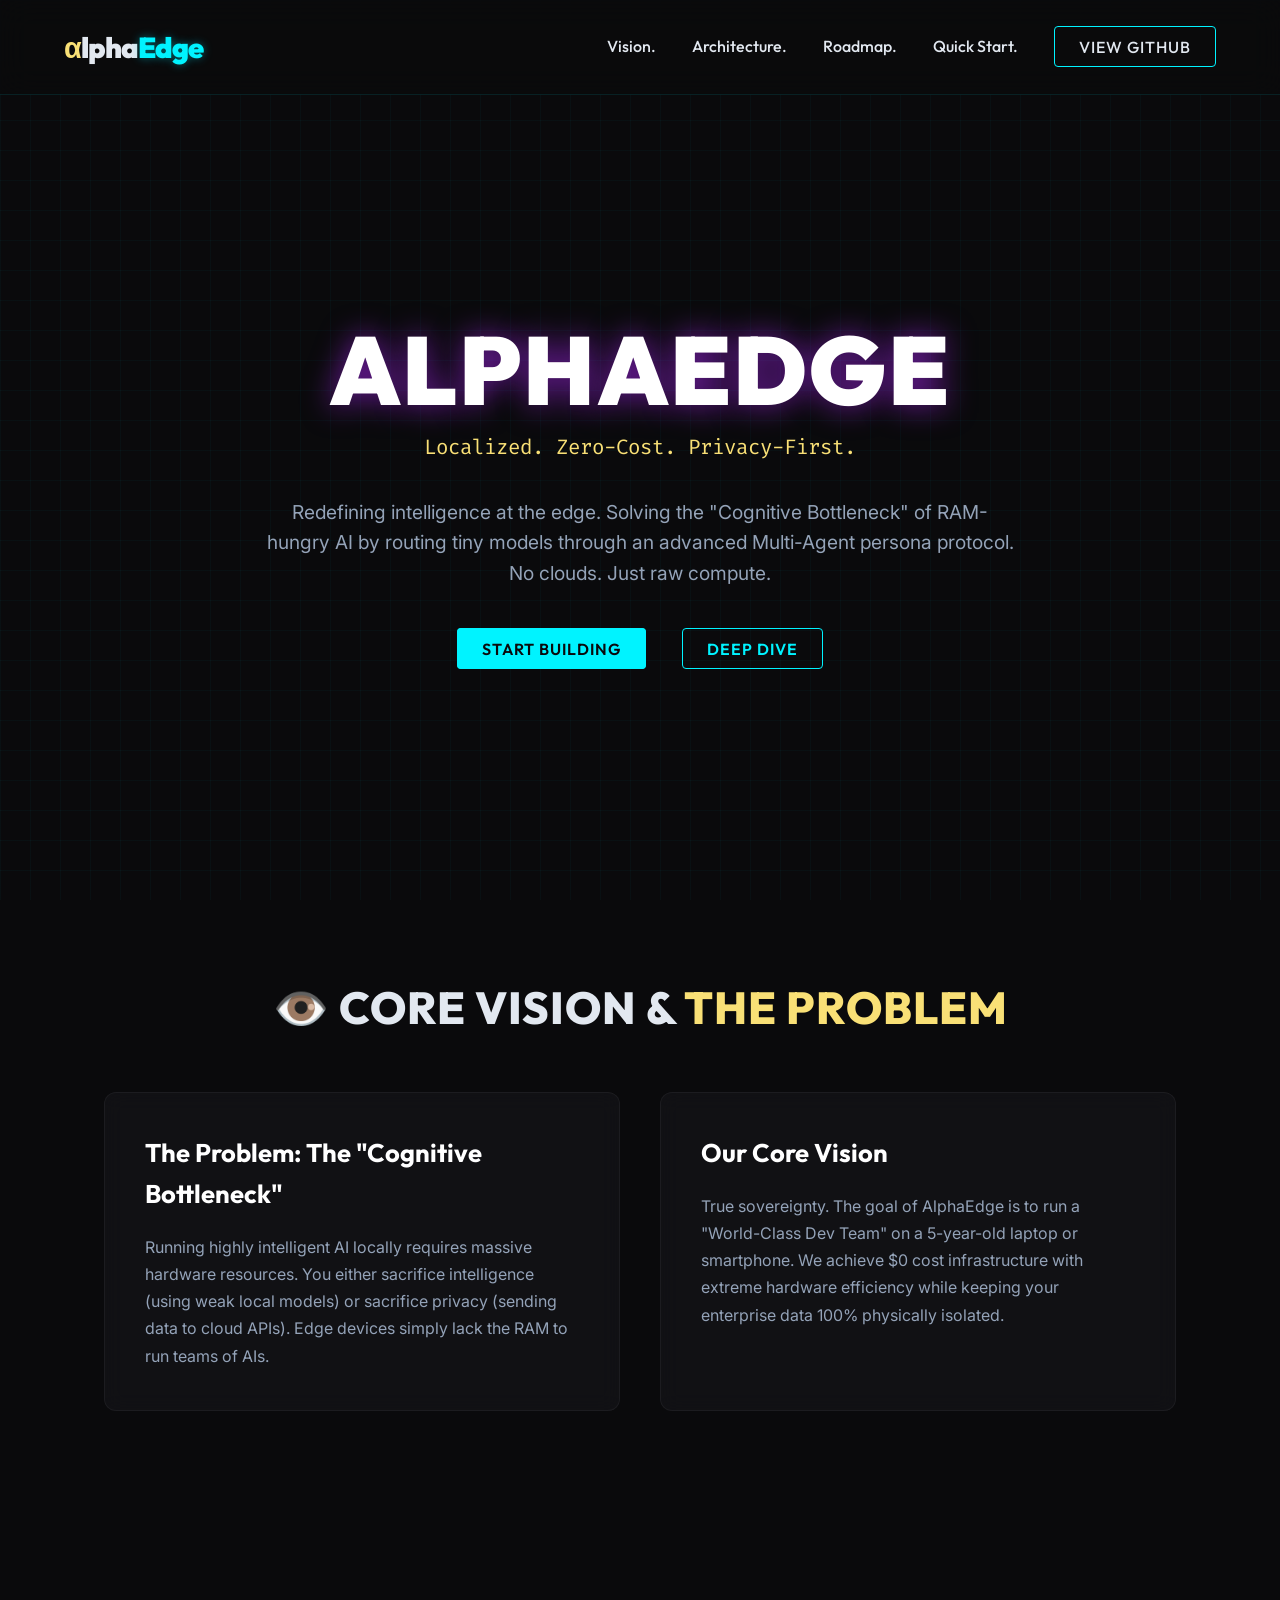
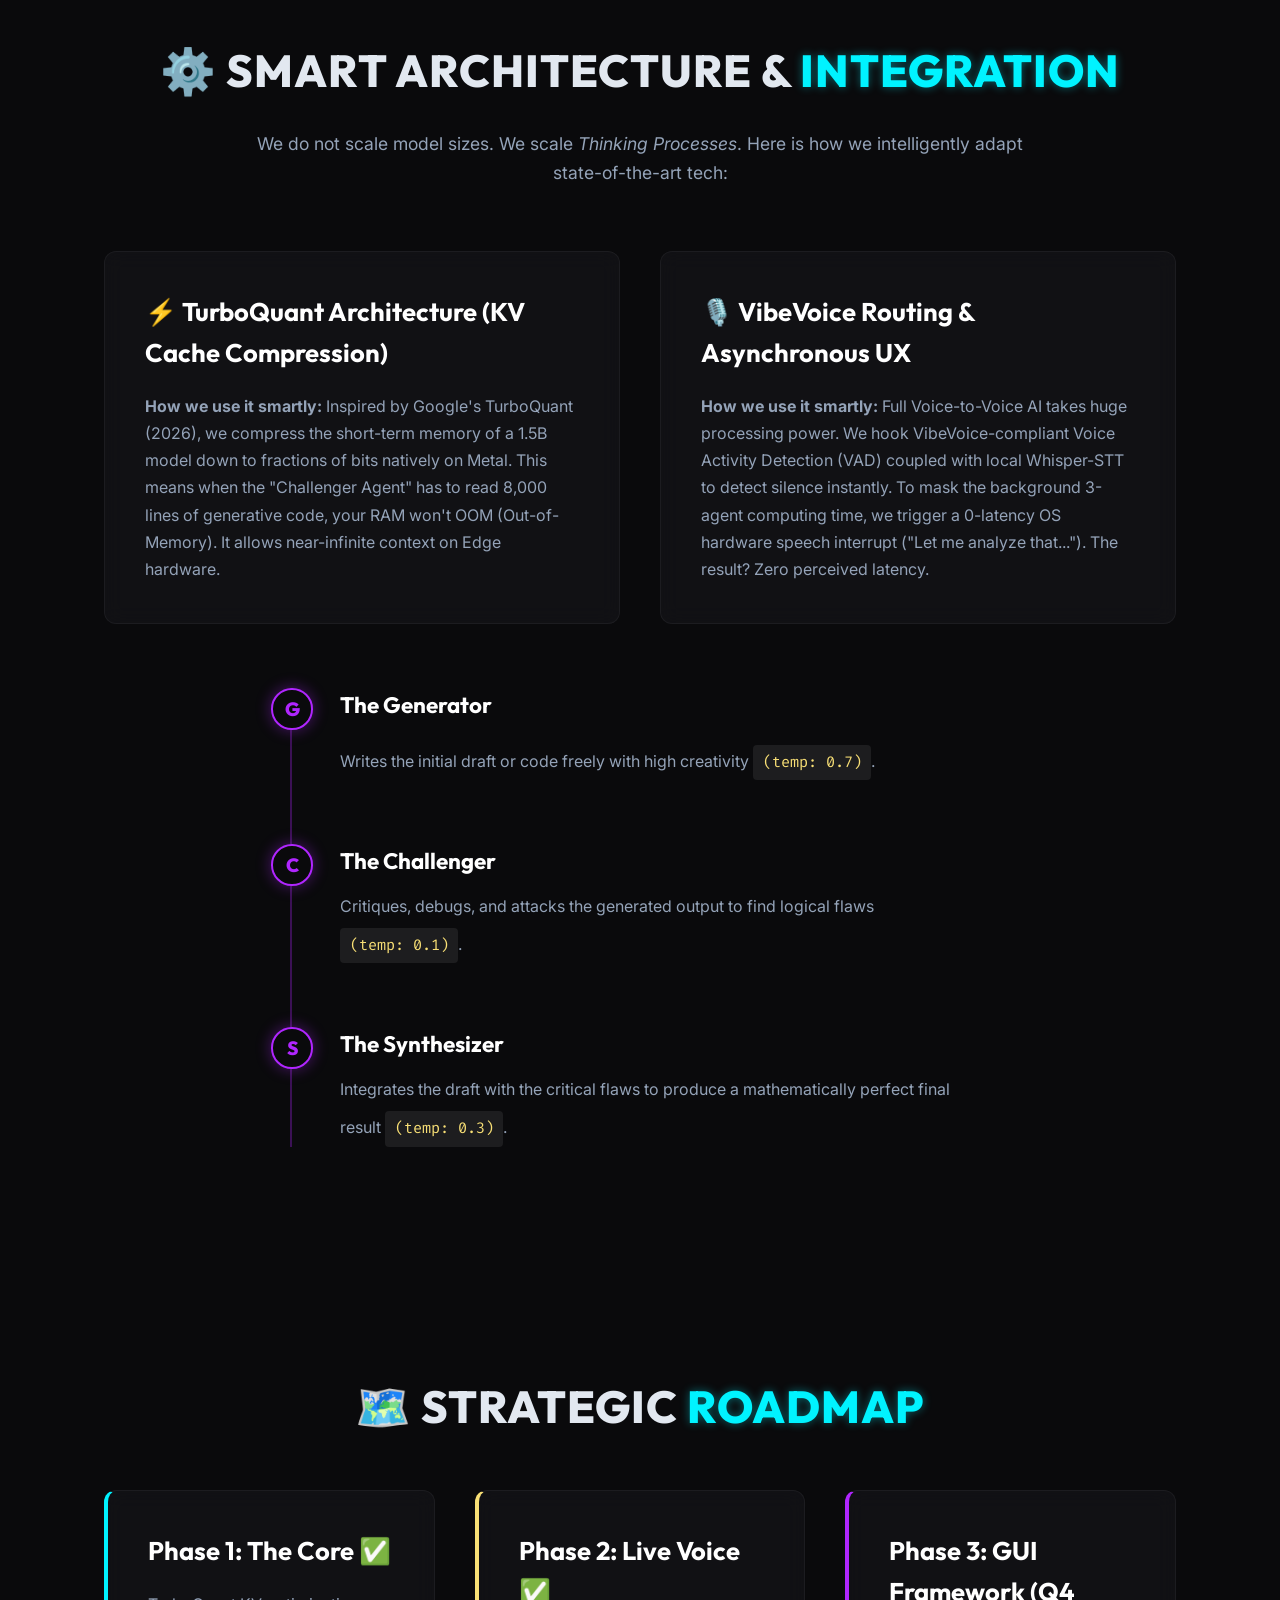
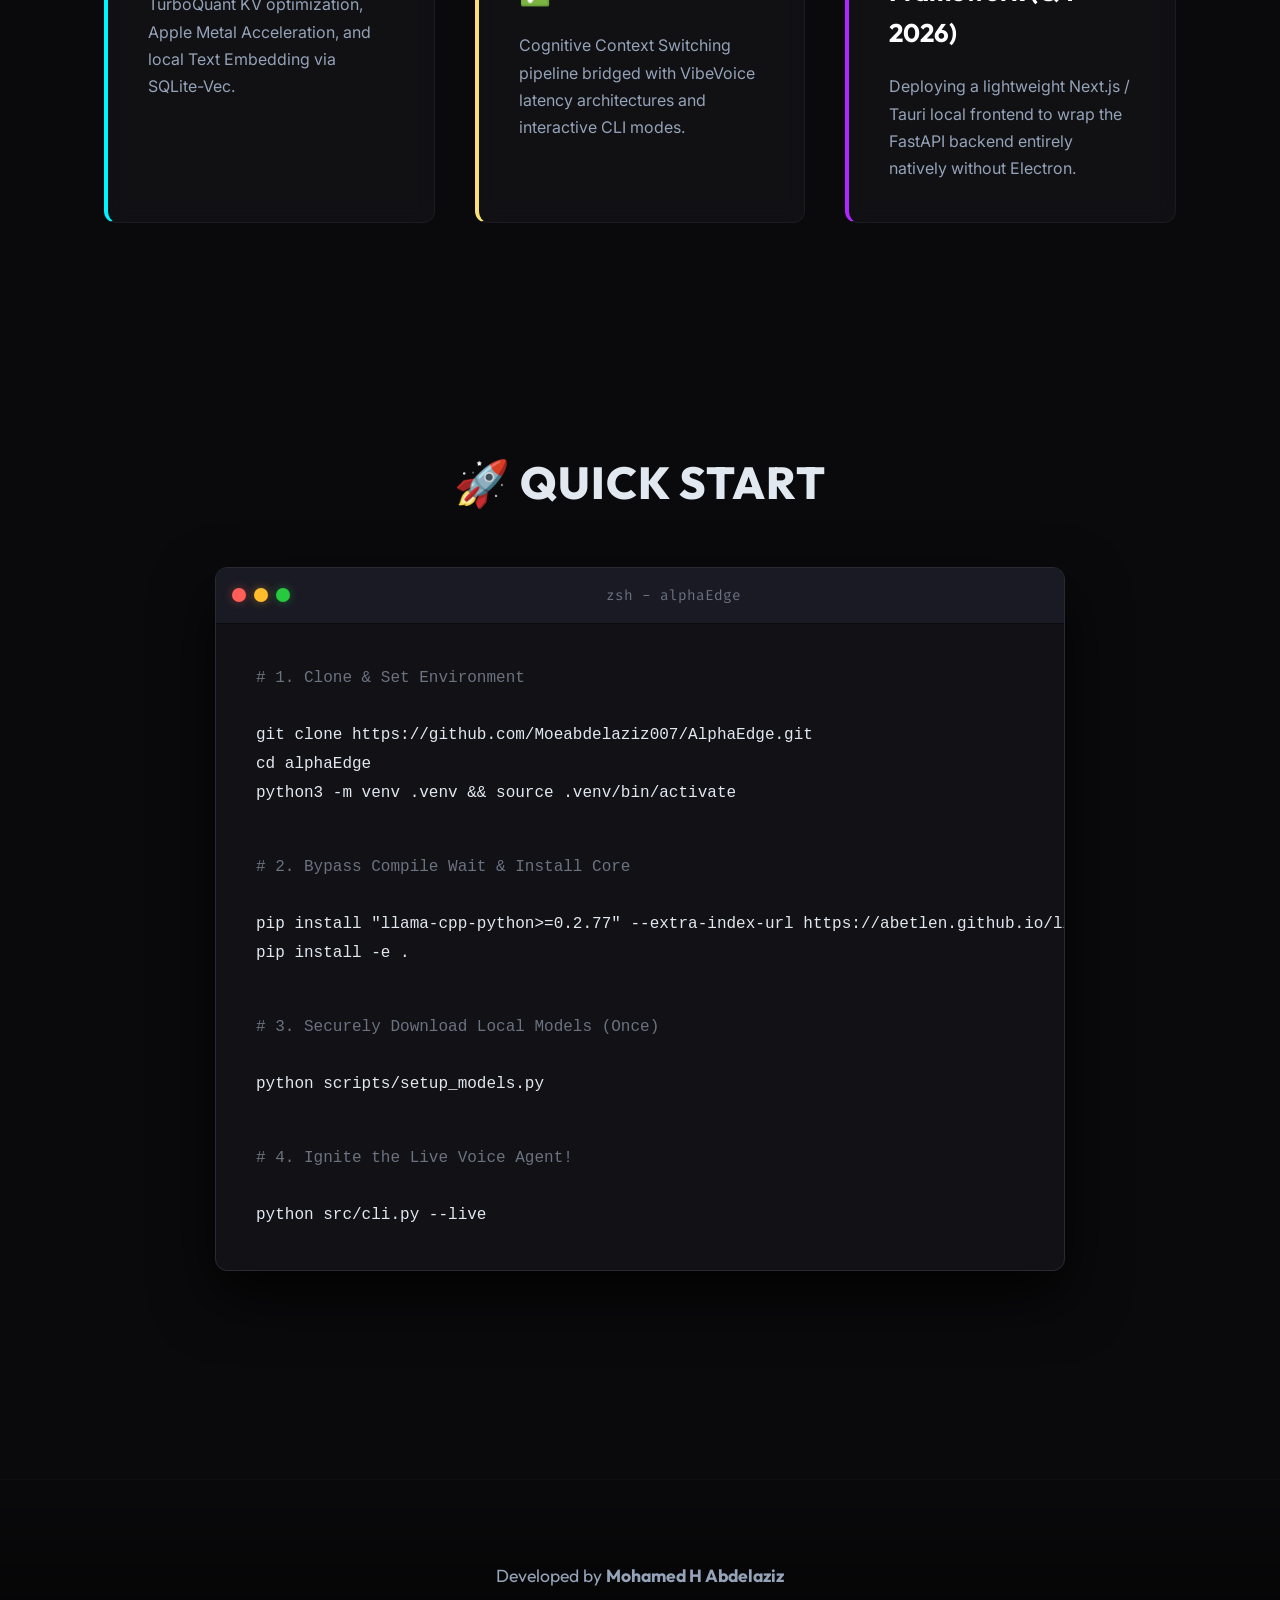
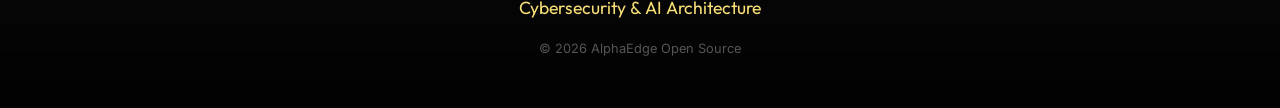
<file: docs/index.html>
<!DOCTYPE html>
<html lang="en">
<head>
    <meta charset="UTF-8">
    <meta name="viewport" content="width=device-width, initial-scale=1.0">
    <title>AlphaEdge | Offline Cognitive AI Engine</title>
    <link href="https://fonts.googleapis.com/css2?family=Fira+Code:wght@400;600&family=Outfit:wght@300;500;700;900&family=Inter:wght@300;400;600&display=swap" rel="stylesheet">
    <link rel="stylesheet" href="style.css">
</head>
<body>
    <div class="grid-bg"></div>
    
    <nav>
        <div class="logo">
            <span class="nano-yellow">α</span>lpha<span class="neon-cyan">Edge</span>
        </div>
        <div class="nav-links">
            <a href="#vision">Vision.</a>
            <a href="#architecture">Architecture.</a>
            <a href="#roadmap">Roadmap.</a>
            <a href="#quickstart">Quick Start.</a>
            <a href="https://github.com/Moeabdelaziz007/AlphaEdge" target="_blank" class="btn">View GitHub</a>
        </div>
    </nav>

    <header class="hero">
        <div class="glow-container">
            <h1 class="glitch" data-text="ALPHAEDGE">ALPHAEDGE</h1>
            <p class="subtitle">Localized. Zero-Cost. Privacy-First.</p>
        </div>
        <p class="hero-desc">Redefining intelligence at the edge. Solving the "Cognitive Bottleneck" of RAM-hungry AI by routing tiny models through an advanced Multi-Agent persona protocol. No clouds. Just raw compute.</p>
        <div class="hero-buttons">
            <a href="#quickstart" class="btn primary">Start Building</a>
            <a href="#vision" class="btn secondary">Deep Dive</a>
        </div>
    </header>

    <section id="vision" class="section">
        <h2 class="section-title">👁️ Core Vision & <span class="nano-yellow">The Problem</span></h2>
        <div class="cards-container">
            <div class="card">
                <h3>The Problem: The "Cognitive Bottleneck"</h3>
                <p>Running highly intelligent AI locally requires massive hardware resources. You either sacrifice intelligence (using weak local models) or sacrifice privacy (sending data to cloud APIs). Edge devices simply lack the RAM to run teams of AIs.</p>
            </div>
            <div class="card">
                <h3>Our Core Vision</h3>
                <p>True sovereignty. The goal of AlphaEdge is to run a "World-Class Dev Team" on a 5-year-old laptop or smartphone. We achieve $0 cost infrastructure with extreme hardware efficiency while keeping your enterprise data 100% physically isolated.</p>
            </div>
        </div>
    </section>

    <section id="architecture" class="section">
        <h2 class="section-title">⚙️ Smart Architecture & <span class="neon-cyan">Integration</span></h2>
        <p class="section-desc">We do not scale model sizes. We scale <em>Thinking Processes</em>. Here is how we intelligently adapt state-of-the-art tech:</p>

        <div class="cards-container" style="margin-bottom: 4rem;">
            <div class="card">
                <h3>⚡ TurboQuant Architecture (KV Cache Compression)</h3>
                <p><strong>How we use it smartly:</strong> Inspired by Google's TurboQuant (2026), we compress the short-term memory of a 1.5B model down to fractions of bits natively on Metal. This means when the "Challenger Agent" has to read 8,000 lines of generative code, your RAM won't OOM (Out-of-Memory). It allows near-infinite context on Edge hardware.</p>
            </div>
            <div class="card">
                <h3>🎙️ VibeVoice Routing & Asynchronous UX</h3>
                <p><strong>How we use it smartly:</strong> Full Voice-to-Voice AI takes huge processing power. We hook VibeVoice-compliant Voice Activity Detection (VAD) coupled with local Whisper-STT to detect silence instantly. To mask the background 3-agent computing time, we trigger a 0-latency OS hardware speech interrupt ("Let me analyze that..."). The result? Zero perceived latency.</p>
            </div>
        </div>
        
        <div class="timeline">
            <div class="timeline-item">
                <div class="tl-icon">G</div>
                <div class="tl-content">
                    <h3>The Generator</h3>
                    <p>Writes the initial draft or code freely with high creativity <code>(temp: 0.7)</code>.</p>
                </div>
            </div>
            <div class="timeline-item">
                <div class="tl-icon">C</div>
                <div class="tl-content">
                    <h3>The Challenger</h3>
                    <p>Critiques, debugs, and attacks the generated output to find logical flaws <code>(temp: 0.1)</code>.</p>
                </div>
            </div>
            <div class="timeline-item">
                <div class="tl-icon">S</div>
                <div class="tl-content">
                    <h3>The Synthesizer</h3>
                    <p>Integrates the draft with the critical flaws to produce a mathematically perfect final result <code>(temp: 0.3)</code>.</p>
                </div>
            </div>
        </div>
    </section>

    <section id="roadmap" class="section">
        <h2 class="section-title">🗺️ Strategic <span class="neon-cyan">Roadmap</span></h2>
        <div class="cards-container">
            <div class="card" style="border-left: 4px solid var(--neon-cyan);">
                <h3>Phase 1: The Core <span>✅</span></h3>
                <p>TurboQuant KV optimization, Apple Metal Acceleration, and local Text Embedding via SQLite-Vec.</p>
            </div>
            <div class="card" style="border-left: 4px solid var(--nano-yellow);">
                <h3>Phase 2: Live Voice <span>✅</span></h3>
                <p>Cognitive Context Switching pipeline bridged with VibeVoice latency architectures and interactive CLI modes.</p>
            </div>
            <div class="card" style="border-left: 4px solid var(--neon-purple);">
                <h3>Phase 3: GUI Framework <span>(Q4 2026)</span></h3>
                <p>Deploying a lightweight Next.js / Tauri local frontend to wrap the FastAPI backend entirely natively without Electron.</p>
            </div>
        </div>
    </section>

    <section id="quickstart" class="section">
        <h2 class="section-title">🚀 Quick Start</h2>
        <div class="terminal">
            <div class="mac-header">
                <div class="mac-btn red"></div>
                <div class="mac-btn yellow"></div>
                <div class="mac-btn green"></div>
                <div class="mac-title">zsh - alphaEdge</div>
            </div>
            <div class="terminal-body" id="term-text">
<pre><code><span class="comment"># 1. Clone & Set Environment</span>
git clone https://github.com/Moeabdelaziz007/AlphaEdge.git
cd alphaEdge
python3 -m venv .venv && source .venv/bin/activate

<span class="comment"># 2. Bypass Compile Wait & Install Core</span>
pip install "llama-cpp-python>=0.2.77" --extra-index-url https://abetlen.github.io/llama-cpp-python/whl/metal
pip install -e .

<span class="comment"># 3. Securely Download Local Models (Once)</span>
python scripts/setup_models.py

<span class="comment"># 4. Ignite the Live Voice Agent!</span>
python src/cli.py --live</code></pre>
            </div>
        </div>
    </section>

    <footer>
        <div class="watermark">
            Developed by <strong>Mohamed H Abdelaziz</strong><br>
            <span class="nano-yellow">Cybersecurity & AI Architecture</span>
        </div>
        <div style="margin-top: 1rem; font-size: 0.8rem; color: #555;">© 2026 AlphaEdge Open Source</div>
    </footer>
</body>
</html>
</file>
<file: docs/style.css>
:root {
    --bg: #0a0a0c;
    --bg-card: rgba(20, 20, 25, 0.7);
    --neon-cyan: #00f3ff;
    --neon-purple: #b026ff;
    --nano-yellow: #f9e076;
    --text-main: #e2e8f0;
    --text-dim: #94a3b8;
}

* {
    margin: 0;
    padding: 0;
    box-sizing: border-box;
}

body {
    font-family: 'Inter', sans-serif;
    background-color: var(--bg);
    color: var(--text-main);
    line-height: 1.6;
    overflow-x: hidden;
}

.grid-bg {
    position: fixed;
    top: 0;
    left: 0;
    width: 100vw;
    height: 100vh;
    background-image: 
        linear-gradient(rgba(0, 243, 255, 0.03) 1px, transparent 1px),
        linear-gradient(90deg, rgba(0, 243, 255, 0.03) 1px, transparent 1px);
    background-size: 30px 30px;
    z-index: -1;
    pointer-events: none;
}

nav {
    display: flex;
    justify-content: space-between;
    align-items: center;
    padding: 1.5rem 5%;
    background: rgba(10, 10, 12, 0.8);
    backdrop-filter: blur(15px);
    position: sticky;
    top: 0;
    z-index: 100;
    border-bottom: 1px solid rgba(0, 243, 255, 0.1);
}

.logo {
    font-family: 'Outfit', sans-serif;
    font-weight: 900;
    font-size: 1.8rem;
    letter-spacing: -1px;
}

.nano-yellow { color: var(--nano-yellow); }
.neon-cyan { 
    color: var(--neon-cyan); 
    text-shadow: 0 0 10px rgba(0, 243, 255, 0.4);
}

.nav-links a {
    color: var(--text-main);
    text-decoration: none;
    margin-left: 2rem;
    font-family: 'Outfit', sans-serif;
    font-weight: 500;
    transition: color 0.3s;
}

.nav-links a:hover {
    color: var(--neon-cyan);
}

.btn {
    padding: 0.6rem 1.5rem;
    border-radius: 4px;
    font-family: 'Outfit', sans-serif;
    font-weight: 600;
    text-transform: uppercase;
    letter-spacing: 1px;
    text-decoration: none;
    transition: all 0.3s ease;
    border: 1px solid var(--neon-cyan);
    color: var(--neon-cyan);
    background: transparent;
    cursor: pointer;
}

.btn:hover {
    background: var(--neon-cyan);
    color: var(--bg);
    box-shadow: 0 0 15px rgba(0, 243, 255, 0.5);
}

.btn.primary {
    background: var(--neon-cyan);
    color: var(--bg);
}

.btn.primary:hover {
    background: transparent;
    color: var(--neon-cyan);
}

.hero {
    min-height: 85vh;
    display: flex;
    flex-direction: column;
    justify-content: center;
    align-items: center;
    text-align: center;
    padding: 0 5%;
}

.glitch {
    font-family: 'Outfit', sans-serif;
    font-size: 6rem;
    font-weight: 900;
    text-transform: uppercase;
    position: relative;
    color: white;
    text-shadow: 0 0 30px rgba(176, 38, 255, 0.6);
    letter-spacing: 2px;
}

.subtitle {
    font-family: 'Fira Code', monospace;
    font-size: 1.3rem;
    color: var(--nano-yellow);
    margin-top: -15px;
    margin-bottom: 2rem;
}

.hero-desc {
    max-width: 750px;
    font-size: 1.2rem;
    color: var(--text-dim);
    margin-bottom: 3rem;
}

.hero-buttons .btn {
    margin: 0 1rem;
}

.section {
    padding: 7rem 5%;
    max-width: 1200px;
    margin: 0 auto;
}

.section-title {
    font-family: 'Outfit', sans-serif;
    font-size: 2.8rem;
    font-weight: 800;
    margin-bottom: 3rem;
    text-align: center;
    text-transform: uppercase;
    letter-spacing: 1px;
}

.section-desc {
    text-align: center;
    max-width: 800px;
    margin: -1.5rem auto 4rem auto;
    color: var(--text-dim);
    font-size: 1.1rem;
}

.cards-container {
    display: grid;
    grid-template-columns: repeat(auto-fit, minmax(320px, 1fr));
    gap: 2.5rem;
}

.card {
    background: var(--bg-card);
    border: 1px solid rgba(255, 255, 255, 0.05);
    padding: 2.5rem;
    border-radius: 12px;
    backdrop-filter: blur(10px);
    transition: transform 0.4s cubic-bezier(0.175, 0.885, 0.32, 1.275), border-color 0.4s, box-shadow 0.4s;
}

.card:hover {
    transform: translateY(-10px);
    border-color: var(--neon-cyan);
    box-shadow: 0 15px 40px rgba(0, 243, 255, 0.15);
}

.card h3 {
    font-family: 'Outfit', sans-serif;
    font-size: 1.6rem;
    color: white;
    margin-bottom: 1.2rem;
}

.card p {
    color: var(--text-dim);
    line-height: 1.7;
}

.timeline {
    max-width: 700px;
    margin: 0 auto;
    position: relative;
    padding-left: 3rem;
    border-left: 2px solid rgba(176, 38, 255, 0.3);
}

.timeline-item {
    position: relative;
    margin-bottom: 4rem;
}

.timeline-item:last-child {
    margin-bottom: 0;
}

.tl-icon {
    position: absolute;
    left: -4.3rem;
    top: 0;
    width: 2.6rem;
    height: 2.6rem;
    background: var(--bg);
    border: 2px solid var(--neon-purple);
    border-radius: 50%;
    display: flex;
    justify-content: center;
    align-items: center;
    font-family: 'Outfit', sans-serif;
    font-size: 1.2rem;
    font-weight: 800;
    color: var(--neon-purple);
    box-shadow: 0 0 15px rgba(176, 38, 255, 0.4);
    transition: all 0.3s;
}

.tl-icon.glow {
    border-color: var(--neon-cyan);
    color: var(--neon-cyan);
    box-shadow: 0 0 20px rgba(0, 243, 255, 0.6);
}

.tl-content h3 {
    color: white;
    font-family: 'Outfit', sans-serif;
    font-size: 1.4rem;
    margin-bottom: 0.8rem;
}

.tl-content p {
    color: var(--text-dim);
    line-height: 1.7;
}

.tl-content code {
    background: rgba(255, 255, 255, 0.08);
    padding: 0.3rem 0.6rem;
    border-radius: 4px;
    color: var(--nano-yellow);
    font-family: 'Fira Code', monospace;
    font-size: 0.95rem;
    display: inline-block;
    margin-top: 0.5rem;
}

.stack-grid {
    display: flex;
    flex-wrap: wrap;
    justify-content: center;
    gap: 1.5rem;
    max-width: 900px;
    margin: 0 auto;
}

.stack-item {
    background: rgba(0, 243, 255, 0.03);
    border: 1px solid rgba(0, 243, 255, 0.15);
    padding: 1.2rem 2.5rem;
    border-radius: 50px;
    font-family: 'Fira Code', monospace;
    font-size: 1.1rem;
    color: var(--text-main);
    transition: all 0.3s;
    cursor: default;
}

.stack-item:hover {
    background: rgba(0, 243, 255, 0.15);
    box-shadow: 0 0 20px rgba(0, 243, 255, 0.3);
    transform: scale(1.05) translateY(-3px);
    border-color: var(--neon-cyan);
}

.terminal {
    background: #111116;
    border-radius: 12px;
    border: 1px solid #2a2a35;
    overflow: hidden;
    box-shadow: 0 25px 60px rgba(0,0,0,0.8);
    max-width: 850px;
    margin: 0 auto;
}

.mac-header {
    background: #1a1a24;
    padding: 1rem;
    display: flex;
    align-items: center;
    border-bottom: 1px solid #0a0a0c;
}

.mac-btn {
    width: 14px;
    height: 14px;
    border-radius: 50%;
    margin-right: 8px;
}

.mac-btn.red { background: #ff5f56; box-shadow: 0 0 10px rgba(255, 95, 86, 0.4); }
.mac-btn.yellow { background: #ffbd2e; box-shadow: 0 0 10px rgba(255, 189, 46, 0.4); }
.mac-btn.green { background: #27c93f; box-shadow: 0 0 10px rgba(39, 201, 63, 0.4); }

.mac-title {
    flex-grow: 1;
    text-align: center;
    color: #6b7280;
    font-family: 'Fira Code', monospace;
    font-size: 0.9rem;
}

.terminal-body {
    padding: 2.5rem;
    font-family: 'Fira Code', monospace;
    color: #e2e8f0;
    font-size: 1rem;
    overflow-x: auto;
    line-height: 1.8;
}

.terminal-body .comment {
    color: #6b7280;
    display: block;
    margin-top: 1rem;
}
.terminal-body .comment:first-child {
    margin-top: 0;
}

footer {
    text-align: center;
    padding: 5rem 5% 3rem;
    background: linear-gradient(to top, rgba(0,0,0,0.8), transparent);
    border-top: 1px solid rgba(255, 255, 255, 0.05);
    margin-top: 6rem;
}

.watermark {
    font-family: 'Outfit', sans-serif;
    color: var(--text-dim);
    line-height: 1.8;
    font-size: 1.1rem;
}

@media (max-width: 768px) {
    .glitch { font-size: 3.5rem; }
    .nav-links { display: none; }
    .section { padding: 4rem 5%; }
    .hero { min-height: 70vh; }
}
</file>
